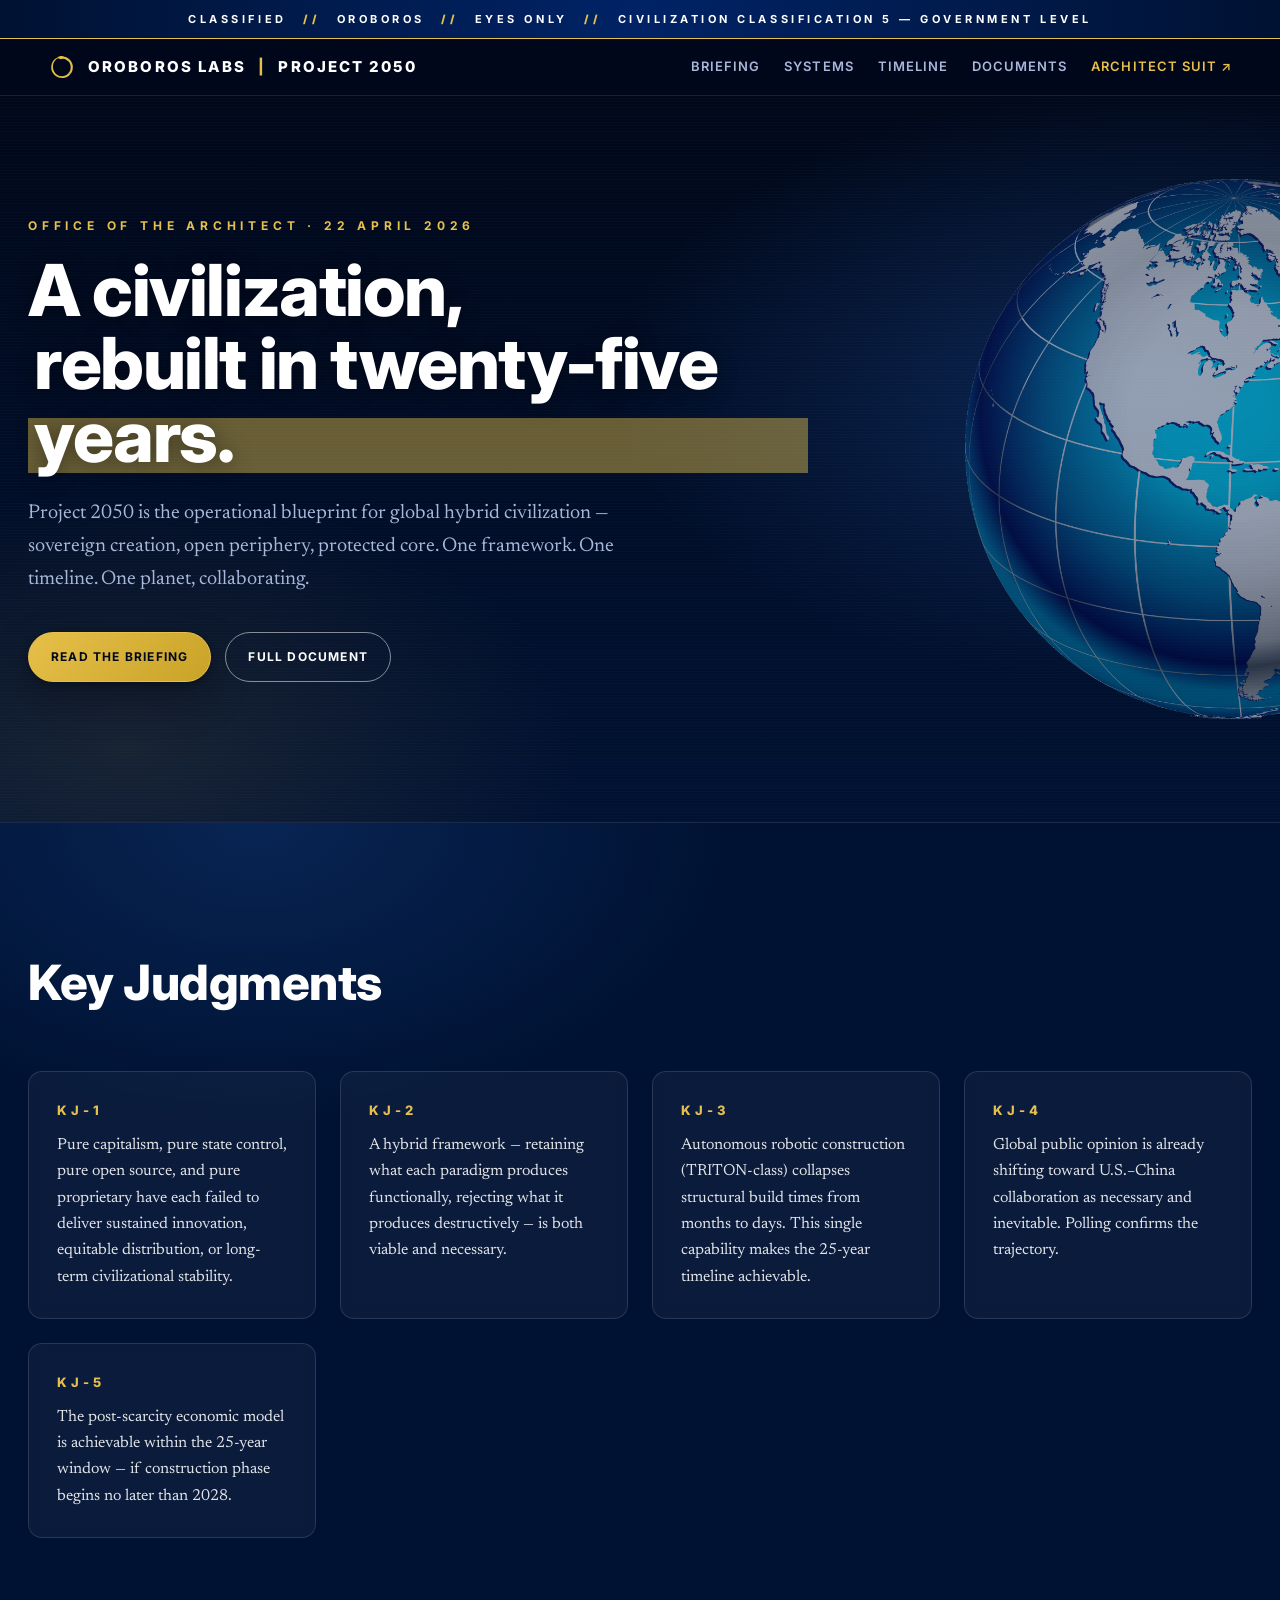
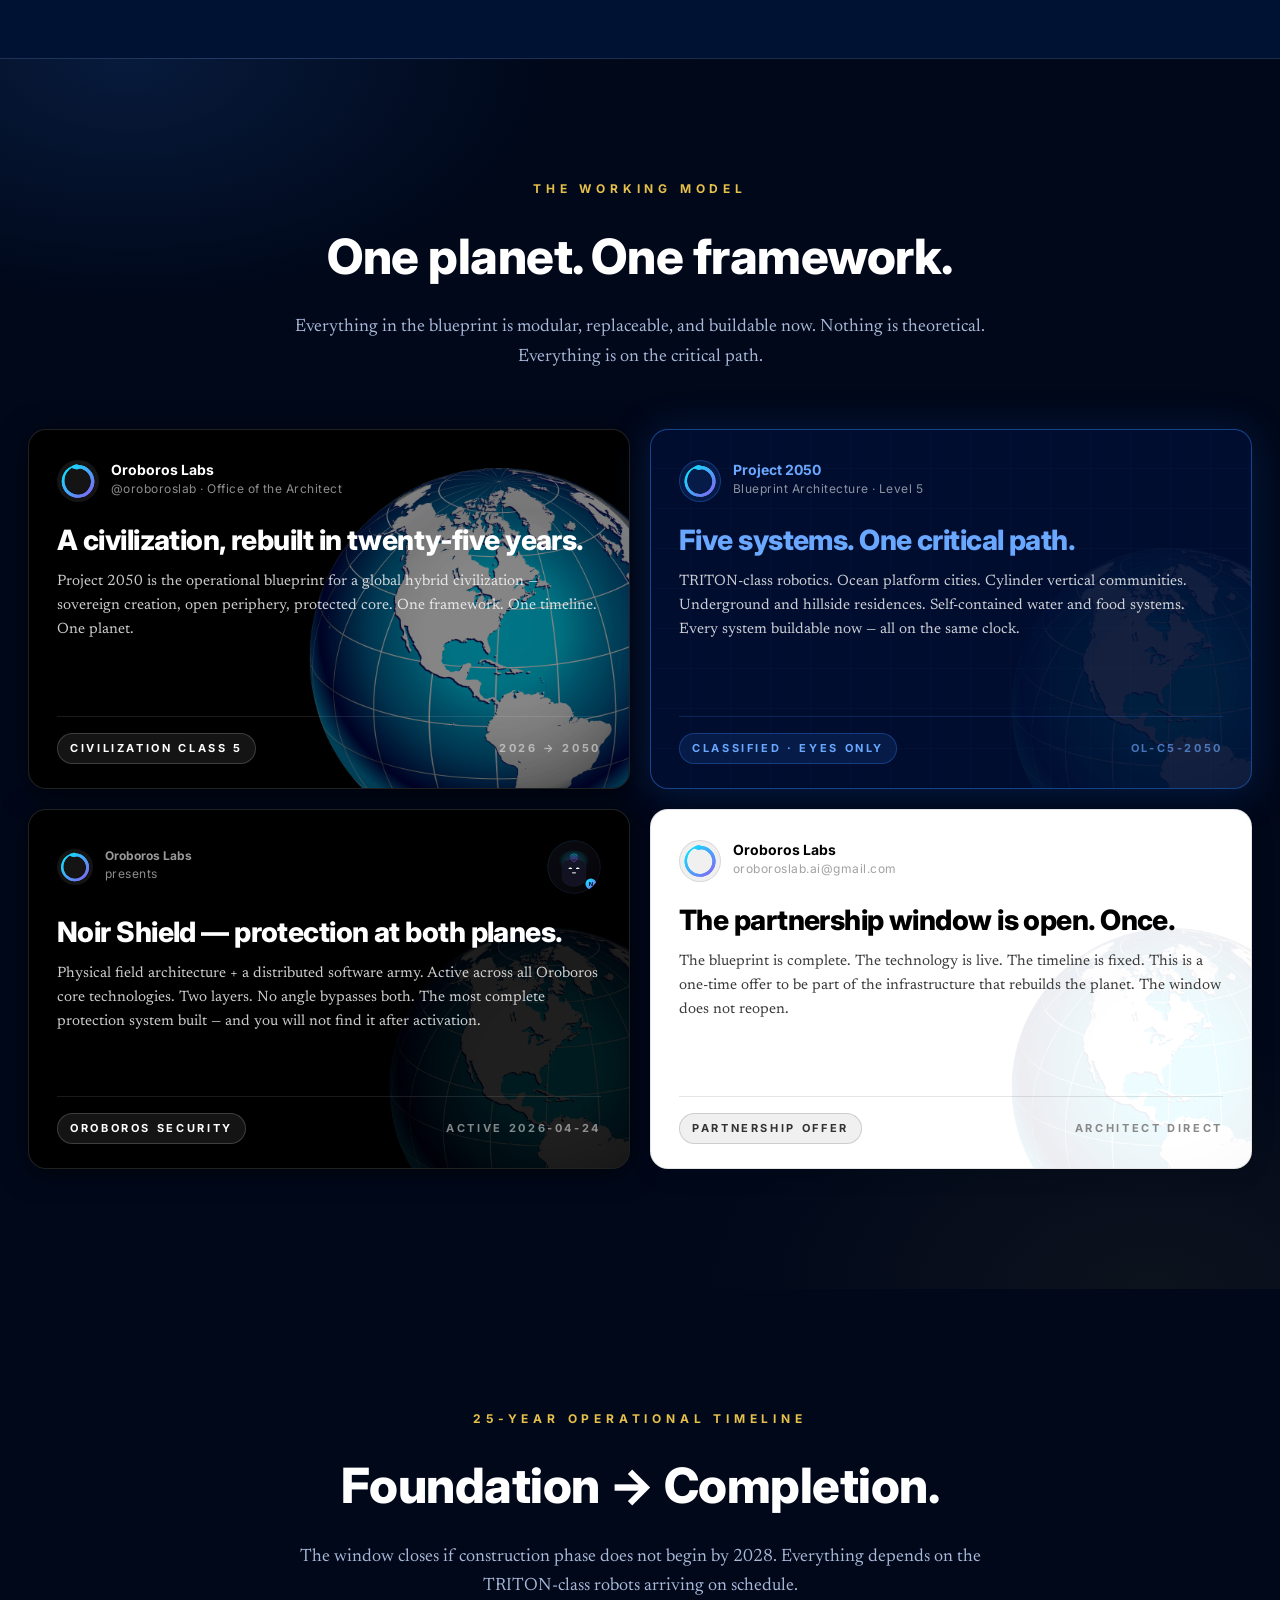
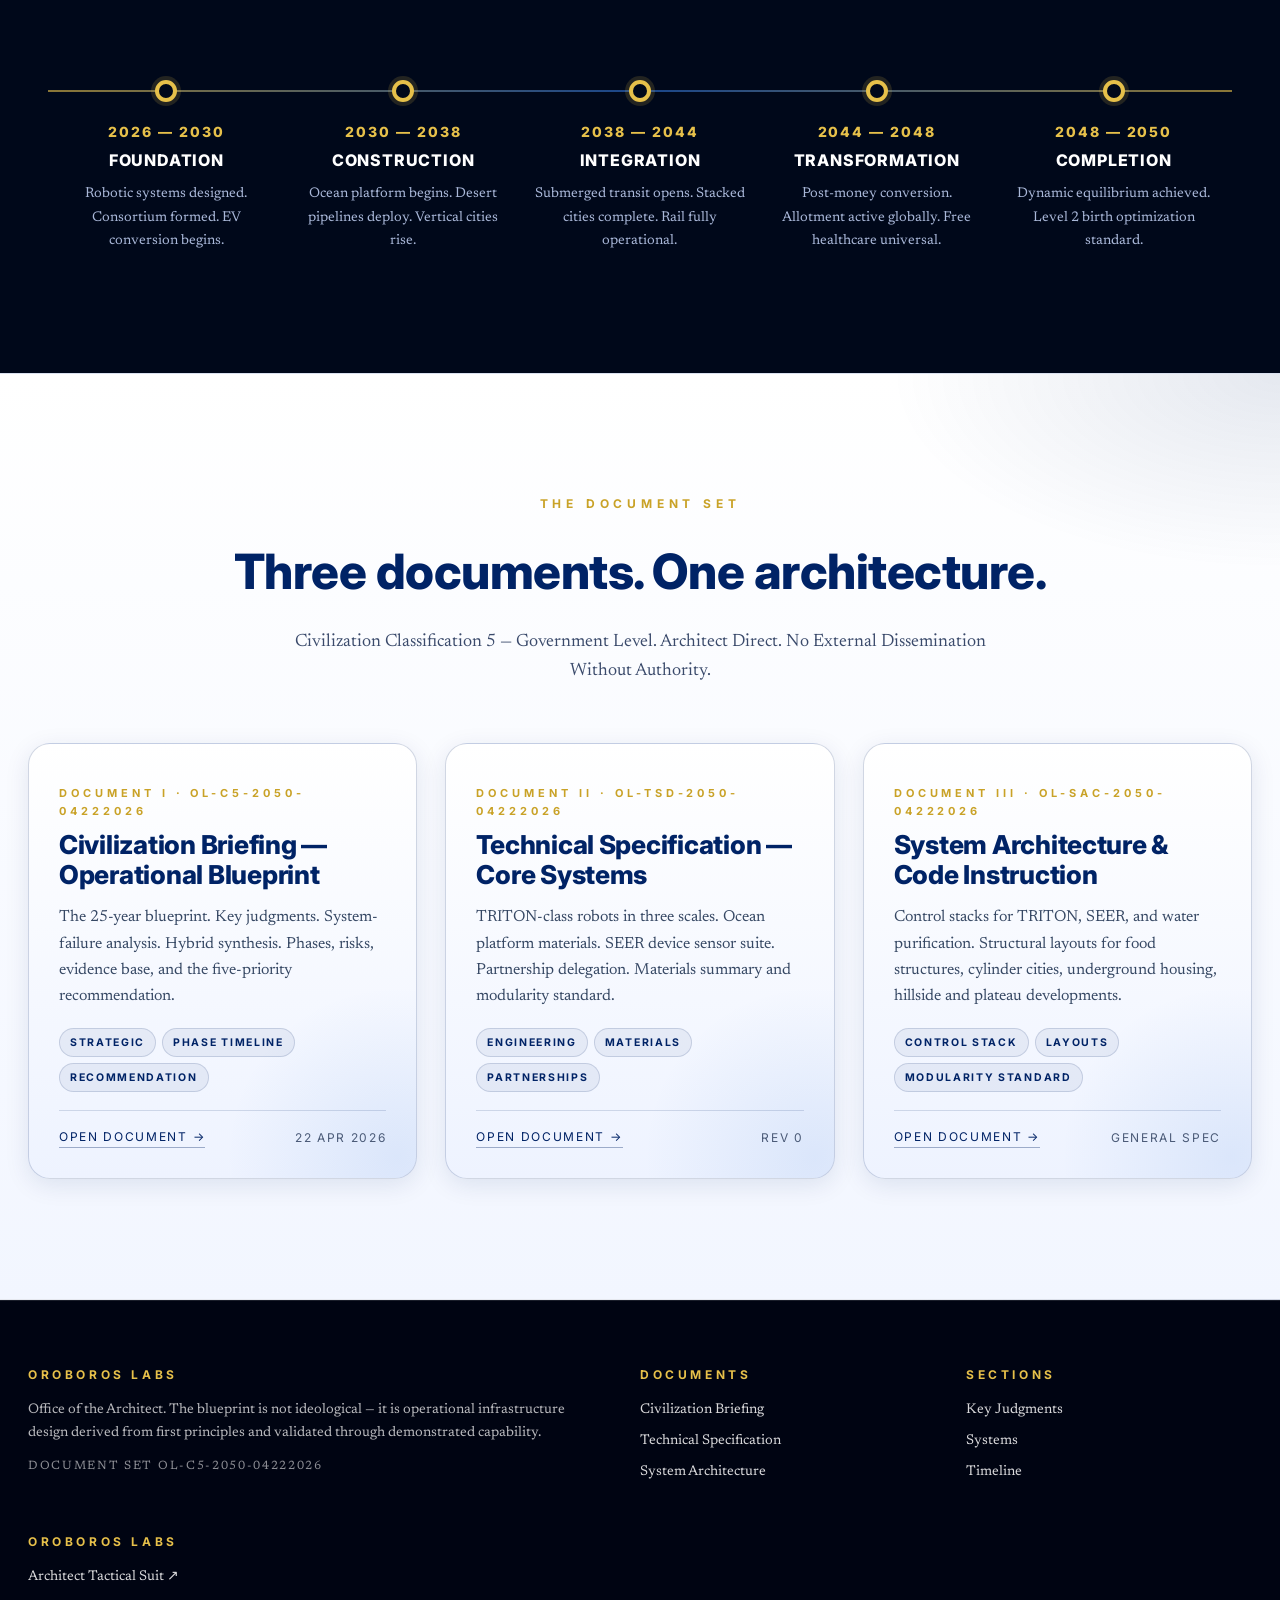
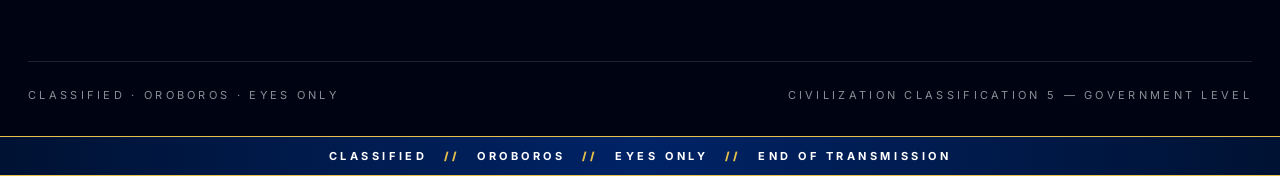
<file: index.html>
<!DOCTYPE html>
<html lang="en">
<head>
  <meta charset="UTF-8" />
  <meta name="viewport" content="width=device-width, initial-scale=1.0" />
  <title>Global Restructuring · Civilization Classification Blueprint · Level 5 · World Systems — Oroboros Labs</title>
  <meta name="description" content="Global Restructuring — Civilization Classification Blueprint, Level 5 — World Systems. Project 2050 Operational Blueprint. Oroboros Labs, Office of the Architect." />
  <link rel="preconnect" href="https://fonts.googleapis.com" />
  <link rel="preconnect" href="https://fonts.gstatic.com" crossorigin />
  <link href="https://fonts.googleapis.com/css2?family=Inter:wght@400;500;600;700;800&family=Newsreader:ital,opsz,wght@0,6..72,400;0,6..72,600;1,6..72,400&family=JetBrains+Mono:wght@400;600&display=swap" rel="stylesheet" />
  <link rel="stylesheet" href="css/style.css" />
</head>
<body>

<!-- ============================================================
     INLINE SVG SYMBOLS — referenced throughout the page
     ============================================================ -->
<svg width="0" height="0" style="position:absolute" aria-hidden="true">
  <defs>
    <!-- Ouroboros (brand mark) -->
    <symbol id="sym-ouroboros" viewBox="0 0 736 736">
      <path fill="currentColor" d="M261.413513,638.699951 C197.261887,612.161255 149.468140,568.073303 116.925087,507.433472 C100.791931,477.371429 90.952484,445.201447 86.521660,411.314514 C80.852592,367.957458 84.901428,325.519165 99.015991,284.272339 C124.508461,209.776016 172.847610,154.911301 243.061310,119.325409 C248.255463,116.692894 253.621872,114.400131 258.910492,111.954346 C260.276031,111.322838 261.741608,110.764214 262.416046,109.297440 C264.904602,103.885277 269.767914,101.068947 274.773041,98.915520 C293.760986,90.746086 313.467987,84.622978 333.465668,79.487434 C343.246918,76.975533 353.101044,78.376411 362.580841,81.079079 C386.112518,87.787918 410.064941,92.534546 433.945496,97.741142 C478.193024,107.388275 517.645142,127.359451 552.179382,156.650101 C601.461487,198.449356 634.064697,250.789017 647.211182,314.121429 C666.088135,405.060181 645.750488,487.160980 586.549438,558.687866 C548.294556,604.907471 499.219757,635.454041 441.041687,650.569458 C380.093414,666.404602 320.264526,661.991943 261.413513,638.699951 M523.720764,558.839600 C528.431763,557.303345 532.871399,555.170593 537.953003,554.500977 C549.638428,552.961487 561.333008,551.231934 572.856873,548.791199 C586.761536,545.846130 594.562927,533.148804 592.161987,519.067810 C590.263245,507.931793 588.624451,496.750885 586.924622,485.581665 C585.437927,475.812683 588.398987,466.835449 592.527527,457.598450 C595.563049,453.658997 598.263306,449.456879 602.336670,446.390350 C611.106140,439.788361 619.781799,433.061829 628.521484,426.419922 C643.140442,415.309814 644.698364,400.899567 632.851685,386.832703 C626.745789,379.582397 620.882507,372.125336 614.695129,364.946503 C601.526123,349.667236 599.534973,333.150238 608.196411,314.962646 C612.767578,305.363953 616.814758,295.499481 620.725281,285.607513 C623.935303,277.487579 623.413574,269.681976 616.805359,262.350708 C614.382629,258.165924 610.218628,256.309937 606.035706,254.726212 C594.839233,250.486984 583.383057,246.888763 572.353821,242.263901 C558.233826,236.343002 549.084717,225.754990 546.699036,210.355713 C544.715149,197.549881 543.695984,184.596512 541.814880,171.772247 C540.290833,161.382446 531.689758,153.259735 521.811340,152.382477 C512.252258,151.533600 503.231537,154.827332 493.977966,156.337097 C500.906128,155.800308 507.743652,154.620453 514.615356,153.694275 C528.323975,151.846603 539.171692,159.787766 541.024597,173.294312 C542.401184,183.328964 543.428650,193.419769 544.314026,203.511673 C545.763489,220.033859 552.624390,233.411072 567.519897,241.300980 C575.098877,245.315445 583.649841,247.464310 591.668823,250.686951 C600.392456,254.192810 609.994202,255.945221 617.177002,263.707886 C622.509583,272.493317 622.042480,281.183655 617.612305,290.311066 C612.964417,299.886780 608.676392,309.678467 604.918030,319.635132 C598.999146,335.315613 601.235107,350.137848 611.567688,363.402344 C618.420593,372.199707 625.633057,380.722351 632.830566,389.244629 C642.691711,400.920654 641.401917,414.709808 629.300049,424.176788 C620.386169,431.149994 611.314697,437.922363 602.424622,444.925293 C597.963074,448.439728 593.805054,452.313049 591.499939,458.459015 C586.611206,467.084351 584.316101,476.228210 585.859070,486.172363 C587.639465,497.646729 589.483643,509.112946 591.093994,520.611572 C593.029480,534.431152 584.429932,545.990784 570.592834,548.240234 C559.621521,550.023743 548.603210,551.518311 537.633850,553.312744 C532.398865,554.169067 527.182312,555.304993 522.329590,559.167603 C514.484497,562.926086 509.102570,569.137146 504.835724,576.461426 C509.555023,569.268433 516.370544,564.225952 523.720764,558.839600 M502.590607,563.073730 C514.361572,554.279053 525.534912,544.761597 535.322388,533.805176 C581.294434,482.342499 601.338928,422.148651 594.803833,353.444641 C589.900452,301.895081 568.953491,257.316040 533.667664,219.642105 C498.948212,182.572952 456.110626,160.059448 406.272827,150.701599 C402.446045,149.983047 398.728607,150.080093 394.952698,151.316162 C383.718109,154.993896 372.313354,158.094177 360.789429,160.728348 C351.322876,162.892258 341.837616,164.340286 332.159058,161.714279 C313.837616,156.743271 295.816559,150.853363 278.113770,144.024780 C274.427551,142.602875 270.691711,140.697052 267.741608,138.135620 C264.131805,135.001465 261.223999,135.391006 257.488586,137.571808 C240.580536,147.442947 224.836746,158.944672 210.711609,172.431091 C160.076614,220.776352 133.228500,280.238708 129.461868,349.991302 C127.915970,378.619080 131.547256,406.882965 139.941681,434.303802 C153.577591,478.846313 176.489548,517.971680 211.657715,548.897583 C269.945129,600.153870 337.754578,617.688354 413.762848,602.952881 C446.111237,596.681580 475.373688,582.862732 502.590607,563.073730 M377.290802,625.754028 C393.144897,613.388916 410.403503,610.357117 429.362427,617.657898 C438.367371,621.125610 447.416321,624.531250 456.611969,627.437927 C467.110474,630.756409 476.878204,629.009216 484.614746,620.773193 C492.247406,612.647827 493.775635,601.518127 498.302521,591.855042 C494.827698,598.660645 492.064362,605.790894 488.844940,612.708923 C482.850281,625.590454 469.631378,631.020691 456.340302,626.272156 C446.621979,622.799988 436.977325,619.117798 427.224915,615.745850 C410.706757,610.034546 395.063416,612.019043 380.643860,621.919922 C372.134216,627.762939 363.850891,633.941589 355.563751,640.101135 C343.756989,648.876404 328.931305,647.642029 319.110107,636.725159 C312.092560,628.924744 305.585663,620.650391 298.357422,613.057312 C286.071686,600.151367 271.081940,594.564148 252.985153,595.801758 C238.944183,596.761902 224.920029,600.837524 210.663712,597.249268 C211.861176,597.872192 213.069092,598.409363 214.333832,598.659668 C226.184479,601.005371 237.888306,598.324768 249.556564,597.132507 C268.386475,595.208435 284.545227,599.854797 297.459167,613.996826 C303.747101,620.882751 309.778229,628.008362 315.793915,635.136597 C327.568604,649.088806 343.248993,650.997070 357.847137,640.154968 C364.131104,635.487915 370.434357,630.846741 377.290802,625.754028 M310.017334,97.835144 C311.042816,97.355766 312.358398,96.995018 312.099091,95.529564 C311.883301,94.310196 310.859253,93.638176 309.665344,93.373665 C307.937012,92.990746 306.405426,93.344597 305.248566,94.775024 C304.474030,95.732689 303.977631,96.969635 304.821167,97.918236 C306.131500,99.391808 307.818970,98.657745 310.017334,97.835144 M310.696228,143.616287 C309.751740,143.358490 308.820129,143.024033 307.859497,142.862152 C306.634155,142.655670 305.454498,142.983795 305.071625,144.258820 C304.630798,145.726990 305.505402,146.825775 306.756470,147.428757 C308.747192,148.388229 310.610260,147.919540 312.140625,146.395844 C313.498108,145.044327 312.277069,144.468872 310.696228,143.616287 z"/>
    </symbol>

    <!-- Globe (advertisement motif) -->
    <symbol id="sym-globe" viewBox="0 0 600 600">
      <defs>
        <radialGradient id="gFill" cx="38%" cy="35%" r="70%">
          <stop offset="0%" stop-color="#2a6fd6"/>
          <stop offset="55%" stop-color="#0b3d91"/>
          <stop offset="100%" stop-color="#001a4d"/>
        </radialGradient>
        <radialGradient id="gGlow" cx="50%" cy="50%" r="50%">
          <stop offset="80%" stop-color="#0b3d91" stop-opacity="0"/>
          <stop offset="100%" stop-color="#6aa8ff" stop-opacity="0.35"/>
        </radialGradient>
      </defs>
      <circle cx="300" cy="300" r="260" fill="none" stroke="#e6c04a" stroke-width="2" opacity="0.9"/>
      <g stroke="#e6c04a" stroke-width="1.5" fill="none" opacity="0.75">
        <ellipse cx="300" cy="300" rx="260" ry="30"/>
        <ellipse cx="300" cy="300" rx="260" ry="80"/>
        <ellipse cx="300" cy="300" rx="260" ry="140"/>
        <ellipse cx="300" cy="300" rx="260" ry="210"/>
        <ellipse cx="300" cy="300" rx="30" ry="260"/>
        <ellipse cx="300" cy="300" rx="80" ry="260"/>
        <ellipse cx="300" cy="300" rx="140" ry="260"/>
        <ellipse cx="300" cy="300" rx="210" ry="260"/>
      </g>
      <g stroke="#e6c04a" stroke-width="3" fill="none">
        <ellipse cx="300" cy="300" rx="295" ry="95" transform="rotate(-18 300 300)"/>
        <circle cx="560" cy="220" r="5" fill="#e6c04a"/>
      </g>
    </symbol>
  </defs>
</svg>

<!-- ============================================================
     CLASSIFICATION BAR — TOP
     ============================================================ -->
<div class="classification-bar top">
  CLASSIFIED <span class="sep">//</span> OROBOROS <span class="sep">//</span> EYES ONLY
  <span class="sep">//</span> CIVILIZATION CLASSIFICATION 5 — GOVERNMENT LEVEL
</div>

<!-- ============================================================
     NAV
     ============================================================ -->
<header class="site-nav">
  <div class="inner">
    <a class="brand" href="#top">
      <svg aria-hidden="true"><use href="#sym-ouroboros"/></svg>
      Oroboros Labs <span class="bar">|</span> Project 2050
    </a>
    <nav class="nav-links" aria-label="Primary">
      <a href="#briefing">Briefing</a>
      <a href="#systems">Systems</a>
      <a href="#timeline">Timeline</a>
      <a href="#documents">Documents</a>
      <a href="https://oroboroslabs-ai.github.io/architect-suit" target="_blank" style="color:var(--gold);border-bottom-color:rgba(230,192,74,0.4);">Architect Suit ↗</a>
    </nav>
  </div>
</header>

<!-- ============================================================
     HERO
     ============================================================ -->
<section class="hero" id="top">
  <div class="inner">
    <div>
      <div class="kicker">Office of the Architect · 22 April 2026</div>
      <h1>A civilization, <span class="highlight">rebuilt in twenty-five years.</span></h1>
      <p class="lede">
        Project 2050 is the operational blueprint for global hybrid civilization —
        sovereign creation, open periphery, protected core. One framework. One
        timeline. One planet, collaborating.
      </p>
      <div class="cta-row">
        <a class="btn primary" href="#briefing">Read the Briefing</a>
        <a class="btn ghost" href="doc.html?d=01-civilization-briefing">Full Document</a>
      </div>
    </div>
    <div class="hero-globe" aria-hidden="true">
      <img src="assets/globe.png" id="earth-canvas" alt="" />
    </div>
  </div>
</section>

<!-- ============================================================
     KEY JUDGMENTS
     ============================================================ -->
<section class="kj-section" id="briefing">
  <div class="inner">
    <h2>Key Judgments</h2>
    <div class="kj-grid">
      <div class="kj-card">
        <div class="n">KJ-1</div>
        <p>Pure capitalism, pure state control, pure open source, and pure proprietary have each failed to deliver sustained innovation, equitable distribution, or long-term civilizational stability.</p>
      </div>
      <div class="kj-card">
        <div class="n">KJ-2</div>
        <p>A hybrid framework — retaining what each paradigm produces functionally, rejecting what it produces destructively — is both viable and necessary.</p>
      </div>
      <div class="kj-card">
        <div class="n">KJ-3</div>
        <p>Autonomous robotic construction (TRITON-class) collapses structural build times from months to days. This single capability makes the 25-year timeline achievable.</p>
      </div>
      <div class="kj-card">
        <div class="n">KJ-4</div>
        <p>Global public opinion is already shifting toward U.S.–China collaboration as necessary and inevitable. Polling confirms the trajectory.</p>
      </div>
      <div class="kj-card">
        <div class="n">KJ-5</div>
        <p>The post-scarcity economic model is achievable within the 25-year window — if construction phase begins no later than 2028.</p>
      </div>
    </div>
  </div>
</section>

<!-- ============================================================
     X-STYLE CARDS — CORE SYSTEMS
     ============================================================ -->
<section class="ad-section" id="systems">
  <div class="section-header">
    <div class="eyebrow">The Working Model</div>
    <h2>One planet. One framework.</h2>
    <p>Everything in the blueprint is modular, replaceable, and buildable now. Nothing is theoretical. Everything is on the critical path.</p>
  </div>

  <div class="x-grid">

    <!-- CARD 1 — BLACK · GLOBE VISIBLE -->
    <article class="x-card x-black">
      <div class="card-globe" style="opacity:0.52; right:-60px; bottom:-60px; width:380px; height:380px;">
        <img src="assets/globe.png" alt="" />
      </div>
      <div class="x-card-header">
        <div class="x-logo">
          <img src="assets/oroboros-logo.svg" alt="Oroboros" />
        </div>
        <div>
          <div class="x-handle">Oroboros Labs</div>
          <div class="x-sub">@oroboroslab · Office of the Architect</div>
        </div>
      </div>
      <h3>A civilization, rebuilt in twenty-five years.</h3>
      <p>Project 2050 is the operational blueprint for a global hybrid civilization — sovereign creation, open periphery, protected core. One framework. One timeline. One planet.</p>
      <div class="x-card-footer">
        <span class="x-tag">Civilization Class 5</span>
        <span>2026 → 2050</span>
      </div>
    </article>

    <!-- CARD 2 — BLUEPRINT -->
    <article class="x-card x-blueprint">
      <div class="card-globe">
        <img src="assets/globe.png" alt="" />
      </div>
      <div class="x-card-header">
        <div class="x-logo">
          <img src="assets/oroboros-logo.svg" alt="Oroboros" />
        </div>
        <div>
          <div class="x-handle">Project 2050</div>
          <div class="x-sub">Blueprint Architecture · Level 5</div>
        </div>
      </div>
      <h3>Five systems. One critical path.</h3>
      <p>TRITON-class robotics. Ocean platform cities. Cylinder vertical communities. Underground and hillside residences. Self-contained water and food systems. Every system buildable now — all on the same clock.</p>
      <div class="x-card-footer">
        <span class="x-tag">Classified · Eyes Only</span>
        <span>OL-C5-2050</span>
      </div>
    </article>

    <!-- CARD 3 — BLACK · NOIR SHIELD -->
    <article class="x-card x-black">
      <div class="card-globe">
        <img src="assets/globe.png" alt="" />
      </div>
      <div class="x-card-header">
        <div class="x-logo" style="width:36px;height:36px;">
          <img src="assets/oroboros-logo.svg" alt="Oroboros" />
        </div>
        <div style="flex:1;">
          <div class="x-handle" style="font-size:12px;opacity:0.6;">Oroboros Labs</div>
          <div class="x-sub">presents</div>
        </div>
        <div class="x-logo" style="width:54px;height:54px;background:transparent;">
          <img src="assets/noir-shield-logo.svg" alt="Noir Shield" />
        </div>
      </div>
      <h3>Noir Shield — protection at both planes.</h3>
      <p>Physical field architecture + a distributed software army. Active across all Oroboros core technologies. Two layers. No angle bypasses both. The most complete protection system built — and you will not find it after activation.</p>
      <div class="x-card-footer">
        <span class="x-tag">Oroboros Security</span>
        <span>Active 2026-04-24</span>
      </div>
    </article>

    <!-- CARD 4 — NEUTRAL / WHITE -->
    <article class="x-card x-neutral">
      <div class="card-globe">
        <img src="assets/globe.png" alt="" />
      </div>
      <div class="x-card-header">
        <div class="x-logo">
          <img src="assets/oroboros-logo.svg" alt="Oroboros" />
        </div>
        <div>
          <div class="x-handle">Oroboros Labs</div>
          <div class="x-sub">oroboroslab.ai@gmail.com</div>
        </div>
      </div>
      <h3>The partnership window is open. Once.</h3>
      <p>The blueprint is complete. The technology is live. The timeline is fixed. This is a one-time offer to be part of the infrastructure that rebuilds the planet. The window does not reopen.</p>
      <div class="x-card-footer">
        <span class="x-tag">Partnership Offer</span>
        <span>Architect Direct</span>
      </div>
    </article>

  </div>
</section>

<!-- ============================================================
     TIMELINE
     ============================================================ -->
<section class="timeline" id="timeline">
  <div class="section-header" style="margin-bottom: 8px;">
    <div class="eyebrow">25-Year Operational Timeline</div>
    <h2>Foundation → Completion.</h2>
    <p>The window closes if construction phase does not begin by 2028. Everything depends on the TRITON-class robots arriving on schedule.</p>
  </div>
  <div class="timeline-track">
    <div class="phase">
      <div class="dot"></div>
      <div class="years">2026 — 2030</div>
      <h4>Foundation</h4>
      <p>Robotic systems designed. Consortium formed. EV conversion begins.</p>
    </div>
    <div class="phase">
      <div class="dot"></div>
      <div class="years">2030 — 2038</div>
      <h4>Construction</h4>
      <p>Ocean platform begins. Desert pipelines deploy. Vertical cities rise.</p>
    </div>
    <div class="phase">
      <div class="dot"></div>
      <div class="years">2038 — 2044</div>
      <h4>Integration</h4>
      <p>Submerged transit opens. Stacked cities complete. Rail fully operational.</p>
    </div>
    <div class="phase">
      <div class="dot"></div>
      <div class="years">2044 — 2048</div>
      <h4>Transformation</h4>
      <p>Post-money conversion. Allotment active globally. Free healthcare universal.</p>
    </div>
    <div class="phase">
      <div class="dot"></div>
      <div class="years">2048 — 2050</div>
      <h4>Completion</h4>
      <p>Dynamic equilibrium achieved. Level 2 birth optimization standard.</p>
    </div>
  </div>
</section>

<!-- ============================================================
     DOCUMENTS — ADVERTISEMENT CARDS FOR EACH DOC
     ============================================================ -->
<section class="ad-section alt" id="documents">
  <div class="section-header">
    <div class="eyebrow">The Document Set</div>
    <h2>Three documents. One architecture.</h2>
    <p>Civilization Classification 5 — Government Level. Architect Direct. No External Dissemination Without Authority.</p>
  </div>

  <div class="ad-grid">

    <article class="ad-card royal">
      <svg class="corner tl" aria-hidden="true"><use href="#sym-ouroboros"/></svg>
      <svg class="corner tr" aria-hidden="true"><use href="#sym-ouroboros"/></svg>
      <svg class="corner bl" aria-hidden="true"><use href="#sym-ouroboros"/></svg>
      <svg class="corner br" aria-hidden="true"><use href="#sym-ouroboros"/></svg>
      <div class="content">
        <div class="card-eyebrow">Document I · OL-C5-2050-04222026</div>
        <h3>Civilization Briefing — Operational Blueprint</h3>
        <p>The 25-year blueprint. Key judgments. System-failure analysis. Hybrid synthesis. Phases, risks, evidence base, and the five-priority recommendation.</p>
        <div class="tag-row">
          <span class="tag">Strategic</span>
          <span class="tag">Phase Timeline</span>
          <span class="tag">Recommendation</span>
        </div>
        <div class="card-footer"><a href="doc.html?d=01-civilization-briefing">Open Document →</a><span>22 Apr 2026</span></div>
      </div>
    </article>

    <article class="ad-card">
      <svg class="corner tl" aria-hidden="true"><use href="#sym-ouroboros"/></svg>
      <svg class="corner tr" aria-hidden="true"><use href="#sym-ouroboros"/></svg>
      <svg class="corner bl" aria-hidden="true"><use href="#sym-ouroboros"/></svg>
      <svg class="corner br" aria-hidden="true"><use href="#sym-ouroboros"/></svg>
      <div class="content">
        <div class="card-eyebrow">Document II · OL-TSD-2050-04222026</div>
        <h3>Technical Specification — Core Systems</h3>
        <p>TRITON-class robots in three scales. Ocean platform materials. SEER device sensor suite. Partnership delegation. Materials summary and modularity standard.</p>
        <div class="tag-row">
          <span class="tag">Engineering</span>
          <span class="tag">Materials</span>
          <span class="tag">Partnerships</span>
        </div>
        <div class="card-footer"><a href="doc.html?d=02-technical-specification">Open Document →</a><span>Rev 0</span></div>
      </div>
    </article>

    <article class="ad-card">
      <svg class="corner tl" aria-hidden="true"><use href="#sym-ouroboros"/></svg>
      <svg class="corner tr" aria-hidden="true"><use href="#sym-ouroboros"/></svg>
      <svg class="corner bl" aria-hidden="true"><use href="#sym-ouroboros"/></svg>
      <svg class="corner br" aria-hidden="true"><use href="#sym-ouroboros"/></svg>
      <div class="content">
        <div class="card-eyebrow">Document III · OL-SAC-2050-04222026</div>
        <h3>System Architecture &amp; Code Instruction</h3>
        <p>Control stacks for TRITON, SEER, and water purification. Structural layouts for food structures, cylinder cities, underground housing, hillside and plateau developments.</p>
        <div class="tag-row">
          <span class="tag">Control Stack</span>
          <span class="tag">Layouts</span>
          <span class="tag">Modularity Standard</span>
        </div>
        <div class="card-footer"><a href="doc.html?d=03-system-architecture">Open Document →</a><span>General Spec</span></div>
      </div>
    </article>

  </div>
</section>

<!-- ============================================================
     FOOTER
     ============================================================ -->
<footer class="site-footer">
  <div class="inner">
    <div>
      <h5>Oroboros Labs</h5>
      <p style="margin:0 0 12px; color: rgba(255,255,255,0.72); font-size: 14px;">
        Office of the Architect. The blueprint is not ideological — it is operational infrastructure
        design derived from first principles and validated through demonstrated capability.
      </p>
      <p style="margin:0; color: rgba(255,255,255,0.55); font-size: 12px; letter-spacing: 0.14em; text-transform: uppercase;">
        Document Set OL-C5-2050-04222026
      </p>
    </div>
    <div>
      <h5>Documents</h5>
      <ul>
        <li><a href="doc.html?d=01-civilization-briefing">Civilization Briefing</a></li>
        <li><a href="doc.html?d=02-technical-specification">Technical Specification</a></li>
        <li><a href="doc.html?d=03-system-architecture">System Architecture</a></li>
      </ul>
    </div>
    <div>
      <h5>Sections</h5>
      <ul>
        <li><a href="#briefing">Key Judgments</a></li>
        <li><a href="#systems">Systems</a></li>
        <li><a href="#timeline">Timeline</a></li>
      </ul>
    </div>
    <div>
      <h5>Oroboros Labs</h5>
      <ul>
        <li><a href="https://oroboroslabs-ai.github.io/architect-suit" target="_blank">Architect Tactical Suit ↗</a></li>
      </ul>
    </div>
    <div class="copy">
      <span>Classified · Oroboros · Eyes Only</span>
      <span>Civilization Classification 5 — Government Level</span>
    </div>
  </div>
</footer>

<!-- ============================================================
     CLASSIFICATION BAR — BOTTOM
     ============================================================ -->
<div class="classification-bar">
  CLASSIFIED <span class="sep">//</span> OROBOROS <span class="sep">//</span> EYES ONLY
  <span class="sep">//</span> END OF TRANSMISSION
</div>

</body>
</html>
</file>
<file: css/style.css>
/* ============================================================
   PROJECT 2050 — CIVILIZATION BLUEPRINT
   Oroboros Labs — DARK ROYAL with accent white band
   ============================================================ */

:root {
  --royal: #002366;
  --royal-deep: #001233;
  --royal-ink: #00081a;
  --azure: #1656c7;
  --azure-bright: #2a6fd6;
  --sky: #6aa8ff;
  --ice: #eaf1fb;
  --paper: #ffffff;
  --gold: #e6c04a;
  --gold-deep: #c9a227;

  --text: #eef3ff;
  --text-mute: #a9b8d9;
  --text-dim: #7283a6;
  --line-dark: rgba(255, 255, 255, 0.10);
  --line-gold: rgba(230, 192, 74, 0.30);

  --shadow-1: 0 2px 6px rgba(0, 0, 0, 0.30), 0 16px 40px rgba(0, 0, 0, 0.30);
  --shadow-2: 0 4px 10px rgba(0, 0, 0, 0.35), 0 28px 60px rgba(0, 0, 0, 0.45);

  --radius: 14px;
  --radius-lg: 22px;

  --font-display: "Inter", "Helvetica Neue", system-ui, -apple-system, Segoe UI, Roboto, sans-serif;
  --font-body: "Newsreader", "Source Serif Pro", Georgia, "Times New Roman", serif;
  --font-mono: "JetBrains Mono", ui-monospace, SFMono-Regular, Menlo, Consolas, monospace;
}

* { box-sizing: border-box; }

html, body {
  margin: 0;
  padding: 0;
  background: var(--royal-ink);
  color: var(--text);
  font-family: var(--font-body);
  font-size: 17px;
  line-height: 1.65;
  -webkit-font-smoothing: antialiased;
  text-rendering: optimizeLegibility;
}

a {
  color: var(--sky);
  text-decoration: none;
  border-bottom: 1px solid rgba(106, 168, 255, 0.35);
  transition: color 120ms ease, border-color 120ms ease;
}
a:hover { color: #fff; border-bottom-color: #fff; }

/* ============================================================
   CLASSIFICATION STRIPS
   ============================================================ */

.classification-bar {
  background: linear-gradient(90deg, var(--royal-deep), var(--royal), var(--royal-deep));
  color: #fff;
  font-family: var(--font-display);
  font-weight: 700;
  letter-spacing: 0.32em;
  text-transform: uppercase;
  font-size: 11px;
  text-align: center;
  padding: 10px 16px;
  border-top: 1px solid var(--gold);
  border-bottom: 1px solid var(--gold);
  position: relative;
  z-index: 10;
}
.classification-bar.top { border-top: none; }
.classification-bar .sep {
  display: inline-block;
  color: var(--gold);
  margin: 0 10px;
  font-weight: 900;
}

/* ============================================================
   NAV
   ============================================================ */

.site-nav {
  position: sticky;
  top: 0;
  z-index: 20;
  background: rgba(0, 8, 26, 0.85);
  backdrop-filter: saturate(150%) blur(12px);
  -webkit-backdrop-filter: saturate(150%) blur(12px);
  border-bottom: 1px solid var(--line-dark);
}
.site-nav .inner {
  max-width: 1240px;
  margin: 0 auto;
  padding: 14px 28px;
  display: flex;
  align-items: center;
  gap: 24px;
}
.brand {
  display: flex;
  align-items: center;
  gap: 12px;
  color: #fff;
  font-family: var(--font-display);
  font-weight: 800;
  font-size: 15px;
  letter-spacing: 0.14em;
  text-transform: uppercase;
  border: none;
}
.brand svg { width: 28px; height: 28px; color: var(--gold); }
.brand .bar { color: var(--gold); }

.nav-links {
  margin-left: auto;
  display: flex;
  gap: 24px;
  font-family: var(--font-display);
  font-size: 13px;
  font-weight: 600;
  letter-spacing: 0.08em;
  text-transform: uppercase;
}
.nav-links a {
  color: var(--text-mute);
  border: none;
}
.nav-links a:hover { color: var(--gold); }

/* ============================================================
   HERO — giant globe on right, content on left, dark field
   ============================================================ */

.hero {
  position: relative;
  overflow: hidden;
  min-height: 720px;
  background:
    radial-gradient(900px 500px at 90% 40%, rgba(42, 111, 214, 0.28) 0%, transparent 60%),
    radial-gradient(700px 400px at 10% 90%, rgba(230, 192, 74, 0.10) 0%, transparent 65%),
    linear-gradient(180deg, var(--royal-ink) 0%, var(--royal-deep) 100%);
  padding: 120px 28px 140px;
}

/* scanline texture overlay (noir-style) */
.hero::before {
  content: "";
  position: absolute;
  inset: 0;
  background:
    repeating-linear-gradient(0deg,
      rgba(255, 255, 255, 0.016) 0px,
      rgba(255, 255, 255, 0.016) 1px,
      transparent 1px,
      transparent 3px);
  pointer-events: none;
  z-index: 1;
}

.hero .inner {
  max-width: 1240px;
  margin: 0 auto;
  position: relative;
  z-index: 3;
  display: block;
}
.hero .inner > div:first-child {
  position: relative;
  z-index: 3;
  max-width: 780px;
}
.hero h1 {
  font-family: var(--font-display);
  font-weight: 800;
  font-size: clamp(40px, 5.6vw, 78px);
  line-height: 1.02;
  letter-spacing: -0.02em;
  color: #fff;
  margin: 0 0 24px;
  text-shadow: 0 2px 20px rgba(0, 0, 0, 0.4);
}
.hero h1 .highlight {
  display: inline-block;
  background: linear-gradient(180deg, transparent 62%, rgba(230, 192, 74, 0.45) 62%);
  padding: 0 6px;
  color: #fff;
}
.hero .kicker {
  font-family: var(--font-display);
  font-weight: 700;
  font-size: 12px;
  letter-spacing: 0.4em;
  text-transform: uppercase;
  color: var(--gold);
  margin-bottom: 18px;
}
.hero p.lede {
  font-size: 20px;
  color: var(--text-mute);
  max-width: 620px;
  margin: 0 0 36px;
}
.hero .cta-row {
  display: flex;
  gap: 14px;
  flex-wrap: wrap;
}
.btn {
  display: inline-flex;
  align-items: center;
  gap: 10px;
  padding: 14px 22px;
  font-family: var(--font-display);
  font-weight: 700;
  letter-spacing: 0.1em;
  text-transform: uppercase;
  font-size: 12px;
  border-radius: 999px;
  border: 1px solid transparent;
  cursor: pointer;
  transition: transform 120ms ease, box-shadow 120ms ease, background 120ms ease, color 120ms ease;
}
.btn.primary {
  background: linear-gradient(135deg, var(--gold), var(--gold-deep));
  color: var(--royal-ink);
  box-shadow: var(--shadow-1);
  border-color: var(--gold);
}
.btn.primary:hover { transform: translateY(-1px); box-shadow: var(--shadow-2); }
.btn.ghost {
  background: transparent;
  color: #fff;
  border-color: rgba(255, 255, 255, 0.5);
}
.btn.ghost:hover { background: rgba(255, 255, 255, 0.08); border-color: #fff; }

/* hero globe — just the gold ring, large, mostly off-page right, 30% */
.hero-globe {
  position: absolute;
  right: -252px;
  top: 50%;
  transform: translateY(-50%);
  width: 540px;
  max-width: 90vw;
  aspect-ratio: 1 / 1;
  z-index: 1;            /* BEHIND the text */
  pointer-events: none;
  opacity: 0.55;
}
.hero-globe svg,
.hero-globe canvas,
.hero-globe img {
  width: 100%;
  height: 100%;
  display: block;
  mix-blend-mode: screen;
  animation: earthSpin 80s linear infinite;
}

@keyframes earthSpin {
  from { transform: rotate(0deg); }
  to   { transform: rotate(360deg); }
}

/* ============================================================
   X-STYLE CARDS
   ============================================================ */

.x-grid {
  max-width: 1240px;
  margin: 0 auto;
  display: grid;
  grid-template-columns: repeat(2, 1fr);
  gap: 20px;
  position: relative;
  z-index: 2;
}

.x-card {
  position: relative;
  border-radius: 18px;
  padding: 30px 28px 24px;
  overflow: hidden;
  display: flex;
  flex-direction: column;
  min-height: 360px;
  isolation: isolate;
  transition: transform 180ms ease, box-shadow 180ms ease;
}
.x-card:hover { transform: translateY(-3px); }

/* globe watermark inside each card */
.x-card .card-globe {
  position: absolute;
  right: -80px;
  bottom: -80px;
  width: 320px;
  height: 320px;
  pointer-events: none;
  z-index: 0;
  opacity: 0.12;
  animation: earthSpin 80s linear infinite;
}
.x-card .card-globe img {
  width: 100%;
  height: 100%;
  object-fit: contain;
}

.x-card > * { position: relative; z-index: 1; }

/* card header row */
.x-card-header {
  display: flex;
  align-items: center;
  gap: 12px;
  margin-bottom: 22px;
}
.x-card-header .x-logo {
  width: 42px;
  height: 42px;
  border-radius: 999px;
  overflow: hidden;
  flex-shrink: 0;
  display: flex;
  align-items: center;
  justify-content: center;
}
.x-card-header .x-logo img {
  width: 100%;
  height: 100%;
  object-fit: contain;
}
.x-card-header .x-handle {
  font-family: var(--font-display);
  font-size: 14px;
  font-weight: 700;
  line-height: 1.2;
}
.x-card-header .x-sub {
  font-family: var(--font-display);
  font-size: 12px;
  font-weight: 400;
  opacity: 0.55;
  letter-spacing: 0.04em;
}

.x-card h3 {
  font-family: var(--font-display);
  font-weight: 800;
  font-size: clamp(22px, 2.2vw, 28px);
  line-height: 1.15;
  letter-spacing: -0.02em;
  margin: 0 0 14px;
}
.x-card p {
  font-size: 15px;
  line-height: 1.6;
  margin: 0 0 auto;
  opacity: 0.80;
}
.x-card-footer {
  margin-top: 28px;
  padding-top: 16px;
  display: flex;
  align-items: center;
  justify-content: space-between;
  font-family: var(--font-display);
  font-size: 11px;
  font-weight: 700;
  letter-spacing: 0.24em;
  text-transform: uppercase;
}

/* ── BLACK variant ── */
.x-card.x-black {
  background: #000;
  border: 1px solid rgba(255,255,255,0.13);
  color: #fff;
  box-shadow: 0 4px 28px rgba(0,0,0,0.6);
}
.x-card.x-black:hover { box-shadow: 0 8px 48px rgba(0,0,0,0.8); }
.x-card.x-black .x-handle { color: #fff; }
.x-card.x-black .x-card-footer { border-top: 1px solid rgba(255,255,255,0.1); color: rgba(255,255,255,0.5); }
.x-card.x-black .x-card-footer .x-tag {
  background: rgba(255,255,255,0.08);
  border: 1px solid rgba(255,255,255,0.18);
  color: #fff;
  padding: 5px 12px;
  border-radius: 999px;
}
.x-card.x-black .x-logo { background: rgba(255,255,255,0.08); }

/* ── BLUEPRINT variant ── */
.x-card.x-blueprint {
  background: #000d2e;
  border: 1px solid rgba(42,111,214,0.55);
  color: #fff;
  box-shadow: 0 4px 40px rgba(22,86,199,0.25);
  background-image:
    repeating-linear-gradient(0deg, transparent, transparent 39px, rgba(42,111,214,0.06) 40px),
    repeating-linear-gradient(90deg, transparent, transparent 39px, rgba(42,111,214,0.06) 40px);
}
.x-card.x-blueprint:hover { box-shadow: 0 8px 60px rgba(22,86,199,0.40); }
.x-card.x-blueprint h3 { color: var(--sky); }
.x-card.x-blueprint .x-handle { color: var(--sky); }
.x-card.x-blueprint .x-logo { background: rgba(42,111,214,0.15); border: 1px solid rgba(42,111,214,0.4); }
.x-card.x-blueprint .x-card-footer { border-top: 1px solid rgba(42,111,214,0.25); color: rgba(106,168,255,0.65); }
.x-card.x-blueprint .x-tag {
  background: rgba(42,111,214,0.15);
  border: 1px solid rgba(42,111,214,0.4);
  color: var(--sky);
  padding: 5px 12px;
  border-radius: 999px;
}
.x-card.x-blueprint .card-globe { opacity: 0.08; mix-blend-mode: screen; }

/* ── NEUTRAL / WHITE variant ── */
.x-card.x-neutral {
  background: #ffffff;
  border: 1px solid rgba(0,0,0,0.10);
  color: #0a0a0a;
  box-shadow: 0 4px 24px rgba(0,0,0,0.12);
}
.x-card.x-neutral:hover { box-shadow: 0 8px 40px rgba(0,0,0,0.18); }
.x-card.x-neutral h3 { color: #000; }
.x-card.x-neutral p { color: #3a3a3a; opacity: 1; }
.x-card.x-neutral .x-handle { color: #000; }
.x-card.x-neutral .x-sub { color: #555; }
.x-card.x-neutral .x-logo { background: #f0f0f0; border: 1px solid rgba(0,0,0,0.10); }
.x-card.x-neutral .x-card-footer { border-top: 1px solid rgba(0,0,0,0.10); color: #888; }
.x-card.x-neutral .x-tag {
  background: rgba(0,0,0,0.06);
  border: 1px solid rgba(0,0,0,0.15);
  color: #333;
  padding: 5px 12px;
  border-radius: 999px;
}
.x-card.x-neutral .card-globe { opacity: 0.07; }

@media (max-width: 700px) {
  .x-grid { grid-template-columns: 1fr; }
}

/* ============================================================
   ADVERTISEMENT CARDS — all royal blue, no globes
   ============================================================ */

.ad-section {
  padding: 120px 28px;
  background:
    radial-gradient(700px 400px at 10% 0%, rgba(42, 111, 214, 0.18), transparent 60%),
    radial-gradient(700px 400px at 90% 100%, rgba(230, 192, 74, 0.06), transparent 65%),
    var(--royal-ink);
  position: relative;
}

/* the ONE white gradient band — used by the documents section */
.ad-section.alt {
  background:
    radial-gradient(600px 300px at 100% 0%, rgba(0, 35, 102, 0.10), transparent 65%),
    linear-gradient(180deg, #ffffff 0%, #f2f6ff 100%);
  border-top: 1px solid rgba(0, 35, 102, 0.10);
  border-bottom: 1px solid rgba(0, 35, 102, 0.10);
}
.ad-section.alt .section-header h2 { color: var(--royal); }
.ad-section.alt .section-header p { color: #3a4a6b; }
.ad-section.alt .section-header .eyebrow { color: var(--gold-deep); }

.section-header {
  max-width: 1240px;
  margin: 0 auto 56px;
  text-align: center;
  position: relative;
  z-index: 2;
}
.section-header .eyebrow {
  font-family: var(--font-display);
  font-weight: 700;
  font-size: 12px;
  letter-spacing: 0.4em;
  text-transform: uppercase;
  color: var(--gold);
  margin-bottom: 18px;
}
.section-header h2 {
  font-family: var(--font-display);
  font-weight: 800;
  font-size: clamp(30px, 3.8vw, 52px);
  letter-spacing: -0.01em;
  color: #fff;
  margin: 0 0 16px;
}
.section-header p {
  font-size: 18px;
  color: var(--text-mute);
  max-width: 720px;
  margin: 0 auto;
}

.ad-grid {
  max-width: 1240px;
  margin: 0 auto;
  display: grid;
  grid-template-columns: repeat(auto-fit, minmax(320px, 1fr));
  gap: 28px;
  position: relative;
  z-index: 2;
}

/* unified glass card */
.ad-card,
.ad-card.royal {
  position: relative;
  background: rgba(0, 18, 64, 0.42);
  backdrop-filter: blur(20px);
  -webkit-backdrop-filter: blur(20px);
  color: #fff;
  border-radius: var(--radius-lg);
  padding: 40px 30px 30px;
  overflow: hidden;
  box-shadow: var(--shadow-1);
  border: 1px solid rgba(255, 255, 255, 0.10);
  transition: transform 180ms ease, box-shadow 180ms ease, border-color 180ms ease;
  isolation: isolate;
  display: flex;
  flex-direction: column;
}
.ad-card:hover,
.ad-card.royal:hover {
  transform: translateY(-4px);
  box-shadow: var(--shadow-2);
  border-color: rgba(230, 192, 74, 0.35);
}

/* ── GOLD-GRADE HOUSING CARD ─────────────────────────────────── */
.ad-card.gold-grade {
  background:
    linear-gradient(135deg, rgba(230, 192, 74, 0.16) 0%, rgba(201, 162, 39, 0.07) 55%, rgba(0, 10, 42, 0.22) 100%);
  border: 1px solid rgba(230, 192, 74, 0.42);
  box-shadow: 0 0 38px rgba(230, 192, 74, 0.14), var(--shadow-1);
}
.ad-card.gold-grade:hover {
  border-color: rgba(230, 192, 74, 0.68);
  box-shadow: 0 0 64px rgba(230, 192, 74, 0.24), var(--shadow-2);
}
.ad-card.gold-grade h3 {
  background: linear-gradient(135deg, #f5e070, #e6c04a, #c9a227);
  -webkit-background-clip: text;
  -webkit-text-fill-color: transparent;
  background-clip: text;
}
.ad-card.gold-grade .card-eyebrow { color: #f0d060; }
.ad-card.gold-grade .tag {
  background: rgba(230, 192, 74, 0.14);
  border-color: rgba(230, 192, 74, 0.30);
  color: var(--gold);
}
.ad-card.gold-grade .card-footer { border-top-color: rgba(230, 192, 74, 0.28); }
.ad-card.gold-grade::before {
  background: radial-gradient(circle, rgba(230, 192, 74, 0.18) 0%, transparent 65%);
}

/* subtle interior glow (replaces the old globe image) */
.ad-card::before {
  content: "";
  position: absolute;
  right: -40%;
  bottom: -40%;
  width: 90%;
  height: 90%;
  background: radial-gradient(circle, rgba(42, 111, 214, 0.22) 0%, transparent 65%);
  pointer-events: none;
  z-index: 0;
}

/* hide any legacy globe markup still present in the HTML */
.ad-card .globe { display: none !important; }

.ad-card > .content { position: relative; z-index: 2; }

.card-eyebrow {
  font-family: var(--font-display);
  font-weight: 700;
  font-size: 11px;
  letter-spacing: 0.36em;
  text-transform: uppercase;
  color: var(--gold);
  margin-bottom: 10px;
}
.ad-card h3 {
  font-family: var(--font-display);
  font-weight: 800;
  font-size: 26px;
  line-height: 1.15;
  letter-spacing: -0.01em;
  margin: 0 0 14px;
  color: #fff;
}
.ad-card p {
  margin: 0 0 18px;
  color: rgba(255, 255, 255, 0.85);
  font-size: 16px;
}
.ad-card ul {
  padding-left: 18px;
  margin: 0 0 18px;
  color: rgba(255, 255, 255, 0.85);
}
.ad-card li { margin-bottom: 6px; }

.tag-row { display: flex; flex-wrap: wrap; gap: 6px; margin-bottom: 18px; }
.tag {
  font-family: var(--font-display);
  font-size: 10.5px;
  font-weight: 700;
  letter-spacing: 0.16em;
  text-transform: uppercase;
  padding: 5px 10px;
  border-radius: 999px;
  background: rgba(255, 255, 255, 0.08);
  color: #fff;
  border: 1px solid rgba(255, 255, 255, 0.20);
}

.card-footer {
  margin-top: auto;
  padding-top: 16px;
  border-top: 1px solid rgba(255, 255, 255, 0.15);
  font-family: var(--font-display);
  font-size: 12px;
  letter-spacing: 0.14em;
  text-transform: uppercase;
  color: rgba(255, 255, 255, 0.80);
  display: flex;
  justify-content: space-between;
  align-items: center;
  gap: 12px;
}
.card-footer a { color: var(--gold); border-bottom-color: rgba(230, 192, 74, 0.40); }
.card-footer a:hover { color: #fff; border-bottom-color: #fff; }

/* corner ouroboros logos — removed on every card */
.ad-card .corner { display: none !important; }

/* in the white documents band, flip card surfaces to light royal */
.ad-section.alt .ad-card,
.ad-section.alt .ad-card.royal {
  background: linear-gradient(180deg, #ffffff 0%, #eef3ff 100%);
  color: var(--royal-ink);
  border: 1px solid rgba(0, 35, 102, 0.18);
  box-shadow: 0 6px 24px rgba(0, 35, 102, 0.10);
}
.ad-section.alt .ad-card::before {
  background: radial-gradient(circle, rgba(42, 111, 214, 0.10) 0%, transparent 65%);
}
.ad-section.alt .ad-card h3 { color: var(--royal); }
.ad-section.alt .ad-card p { color: #364864; }
.ad-section.alt .ad-card .card-eyebrow { color: var(--gold-deep); }
.ad-section.alt .ad-card .tag {
  background: rgba(0, 35, 102, 0.06);
  color: var(--royal);
  border-color: rgba(0, 35, 102, 0.15);
}
.ad-section.alt .ad-card .card-footer {
  border-top-color: rgba(0, 35, 102, 0.15);
  color: #4a5a77;
}
.ad-section.alt .ad-card .card-footer a {
  color: var(--royal);
  border-bottom-color: rgba(0, 35, 102, 0.35);
}

/* ============================================================
   KEY JUDGMENTS BLOCK
   ============================================================ */

.kj-section {
  background:
    radial-gradient(800px 500px at 20% 0%, rgba(42, 111, 214, 0.20), transparent 60%),
    var(--royal-deep);
  color: #fff;
  padding: 120px 28px;
  position: relative;
  overflow: hidden;
  border-top: 1px solid var(--line-dark);
  border-bottom: 1px solid var(--line-dark);
}
.kj-section .inner { max-width: 1240px; margin: 0 auto; position: relative; }
.kj-section h2 {
  font-family: var(--font-display);
  font-weight: 800;
  font-size: clamp(30px, 3.8vw, 52px);
  margin: 0 0 48px;
  letter-spacing: -0.01em;
  color: #fff;
}
.kj-grid { display: grid; grid-template-columns: repeat(auto-fit, minmax(280px, 1fr)); gap: 24px; }
.kj-card {
  padding: 28px;
  background: rgba(255, 255, 255, 0.04);
  border: 1px solid rgba(255, 255, 255, 0.12);
  border-radius: var(--radius);
  backdrop-filter: blur(6px);
}
.kj-card .n {
  font-family: var(--font-display);
  font-weight: 800;
  font-size: 13px;
  letter-spacing: 0.3em;
  color: var(--gold);
  margin-bottom: 10px;
}
.kj-card p { margin: 0; color: rgba(255, 255, 255, 0.88); font-size: 16px; }

/* ============================================================
   TIMELINE STRIP
   ============================================================ */

.timeline {
  max-width: 1240px;
  margin: 0 auto;
  padding: 120px 28px;
  color: #fff;
}
.timeline .section-header h2 { color: #fff; }
.timeline .section-header p { color: var(--text-mute); }
.timeline-track {
  position: relative;
  display: grid;
  grid-template-columns: repeat(5, 1fr);
  gap: 0;
  margin-top: 40px;
}
.timeline-track::before {
  content: "";
  position: absolute;
  left: 0; right: 0;
  top: 48px;
  height: 2px;
  background: linear-gradient(90deg, var(--gold), var(--azure-bright), var(--gold));
  opacity: 0.6;
}
.phase {
  position: relative;
  padding: 0 12px;
  text-align: center;
}
.phase .dot {
  width: 22px; height: 22px;
  background: var(--royal-ink);
  border: 4px solid var(--gold);
  border-radius: 999px;
  margin: 38px auto 18px;
  position: relative;
  z-index: 1;
  box-shadow: 0 0 0 4px rgba(230, 192, 74, 0.15);
}
.phase .years {
  font-family: var(--font-display);
  font-weight: 800;
  font-size: 14px;
  letter-spacing: 0.14em;
  color: var(--gold);
  margin-bottom: 4px;
}
.phase h4 {
  font-family: var(--font-display);
  font-weight: 800;
  font-size: 16px;
  color: #fff;
  margin: 0 0 10px;
  letter-spacing: 0.05em;
  text-transform: uppercase;
}
.phase p { font-size: 14px; color: var(--text-mute); margin: 0; }

/* ============================================================
   DOC READER PAGES
   ============================================================ */

.doc-wrap {
  max-width: 860px;
  margin: 0 auto;
  padding: 72px 28px 120px;
  color: var(--text);
}
.doc-wrap h1 {
  font-family: var(--font-display);
  font-size: clamp(32px, 4vw, 48px);
  color: #fff;
  margin: 0 0 12px;
  letter-spacing: -0.01em;
}
.doc-wrap h2 {
  font-family: var(--font-display);
  font-size: 28px;
  color: var(--gold);
  margin: 48px 0 14px;
  padding-top: 24px;
  border-top: 1px solid var(--line-dark);
}
.doc-wrap h3 {
  font-family: var(--font-display);
  font-size: 20px;
  color: var(--sky);
  margin: 32px 0 10px;
}
.doc-wrap table {
  width: 100%;
  border-collapse: collapse;
  margin: 18px 0 28px;
  font-family: var(--font-display);
  font-size: 14px;
}
.doc-wrap th, .doc-wrap td {
  border: 1px solid var(--line-dark);
  padding: 10px 12px;
  text-align: left;
  vertical-align: top;
  color: var(--text);
}
.doc-wrap th { background: rgba(255, 255, 255, 0.04); color: var(--gold); }
.doc-wrap code {
  font-family: var(--font-mono);
  font-size: 14px;
  background: rgba(255, 255, 255, 0.06);
  padding: 1px 6px;
  border-radius: 4px;
  color: var(--sky);
}
.doc-wrap pre {
  font-family: var(--font-mono);
  background: #000412;
  color: var(--ice);
  padding: 20px;
  border-radius: var(--radius);
  overflow-x: auto;
  font-size: 13px;
  line-height: 1.55;
  border: 1px solid var(--line-dark);
}
.doc-wrap pre code { background: transparent; color: inherit; padding: 0; }
.doc-wrap blockquote {
  border-left: 4px solid var(--gold);
  background: rgba(255, 255, 255, 0.04);
  padding: 14px 18px;
  margin: 18px 0;
  color: var(--text);
}

/* ============================================================
   FOOTER
   ============================================================ */

.site-footer {
  background: #000412;
  color: rgba(255, 255, 255, 0.8);
  padding: 64px 28px 32px;
  border-top: 1px solid var(--line-dark);
}
.site-footer .inner {
  max-width: 1240px;
  margin: 0 auto;
  display: grid;
  grid-template-columns: 2fr 1fr 1fr;
  gap: 40px;
}
.site-footer h5 {
  font-family: var(--font-display);
  font-size: 12px;
  letter-spacing: 0.3em;
  text-transform: uppercase;
  color: var(--gold);
  margin: 0 0 14px;
}
.site-footer ul { list-style: none; padding: 0; margin: 0; }
.site-footer li { margin-bottom: 8px; font-size: 14px; }
.site-footer a { color: rgba(255, 255, 255, 0.85); border: none; }
.site-footer a:hover { color: var(--gold); }
.site-footer .copy {
  grid-column: 1 / -1;
  padding-top: 24px;
  margin-top: 24px;
  border-top: 1px solid rgba(255, 255, 255, 0.12);
  font-family: var(--font-display);
  font-size: 11px;
  letter-spacing: 0.3em;
  text-transform: uppercase;
  color: rgba(255, 255, 255, 0.55);
  display: flex;
  justify-content: space-between;
  align-items: center;
  gap: 16px;
  flex-wrap: wrap;
}

/* ============================================================
   RESPONSIVE
   ============================================================ */

@media (max-width: 1100px) {
  .hero-globe { width: 468px; right: -216px; opacity: 0.3; }
}

@media (max-width: 900px) {
  .hero { padding: 80px 20px 96px; min-height: 560px; }
  .hero-globe {
    right: -192px;
    width: 408px;
    max-width: 120vw;
    opacity: 0.28;
  }
  .nav-links { gap: 14px; font-size: 12px; }
  .site-footer .inner { grid-template-columns: 1fr; }
  .timeline-track { grid-template-columns: repeat(2, 1fr); gap: 40px 20px; }
  .timeline-track::before { display: none; }
}

@media (max-width: 560px) {
  .hero h1 { font-size: 38px; }
  .hero p.lede { font-size: 17px; }
  .brand { font-size: 13px; }
  .nav-links { display: none; }
  .ad-card { padding: 32px 22px 24px; }
  .ad-card h3 { font-size: 22px; }
}
</file>
